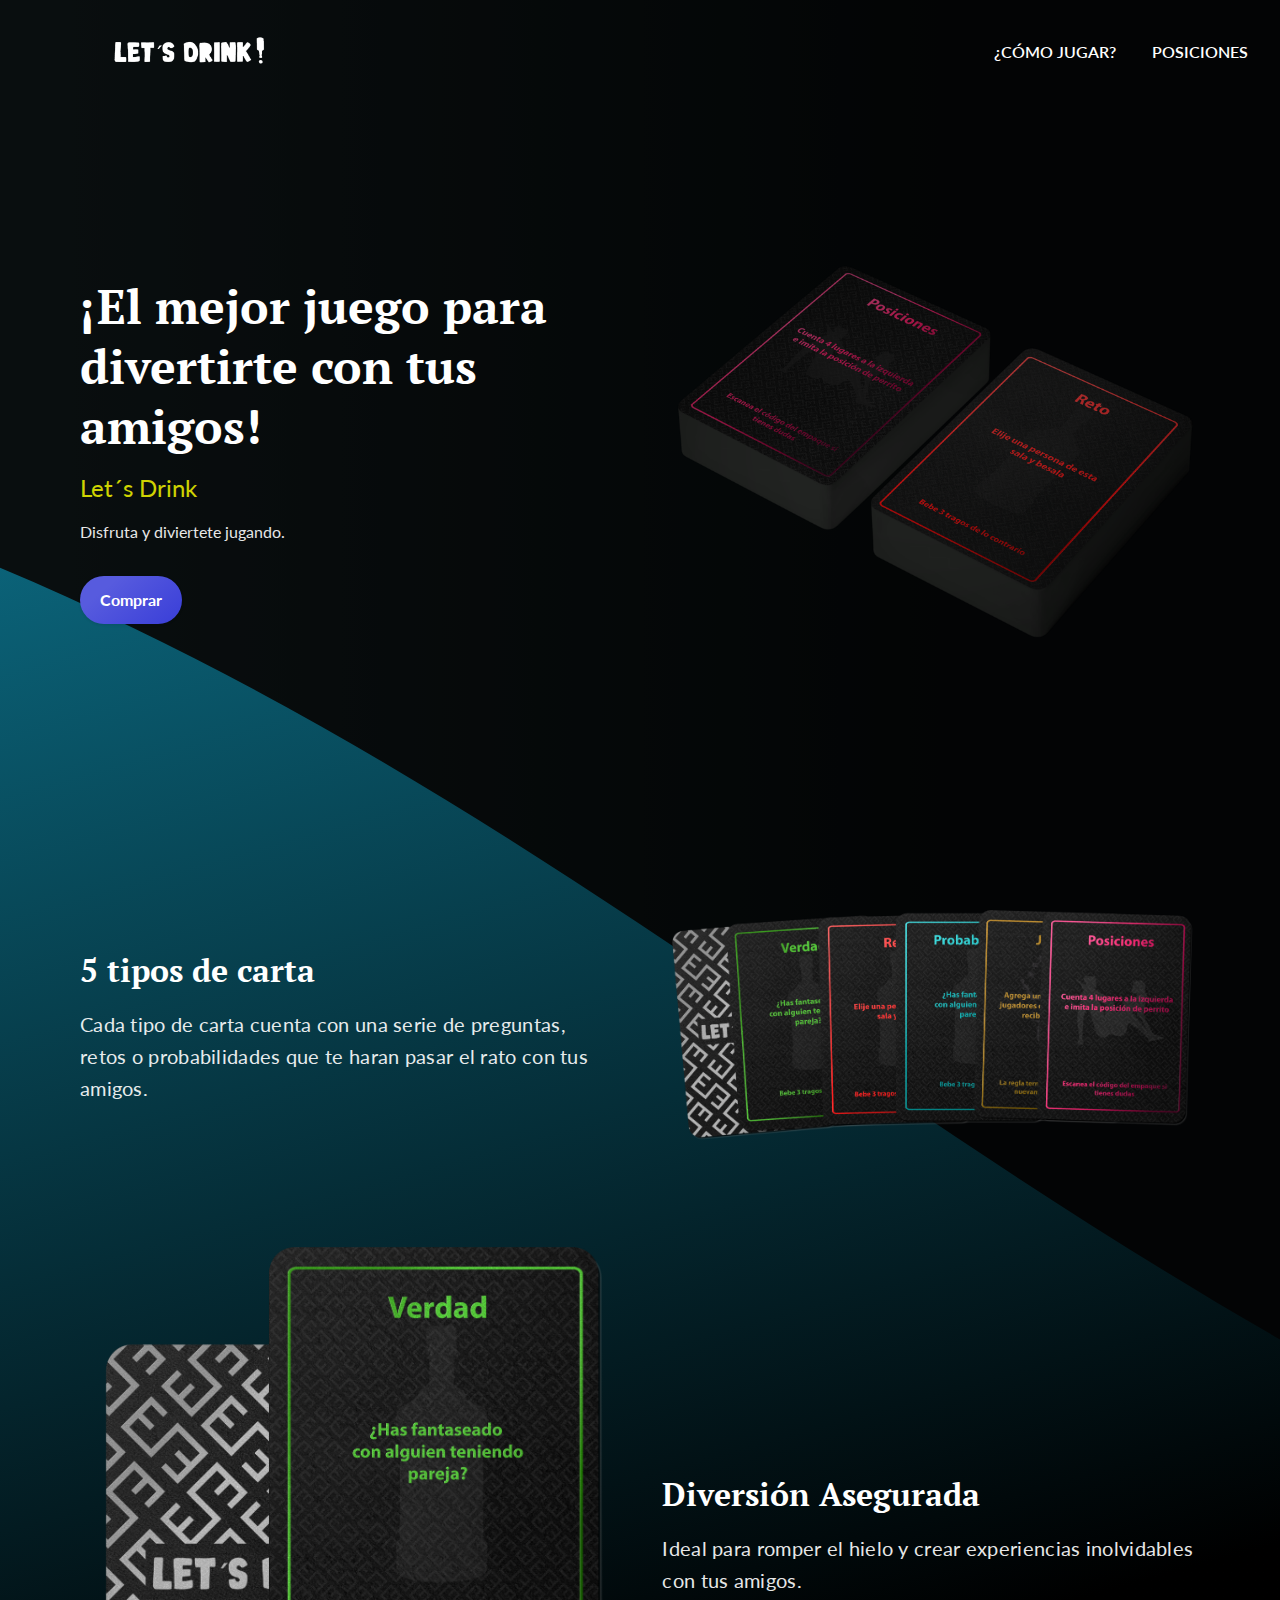
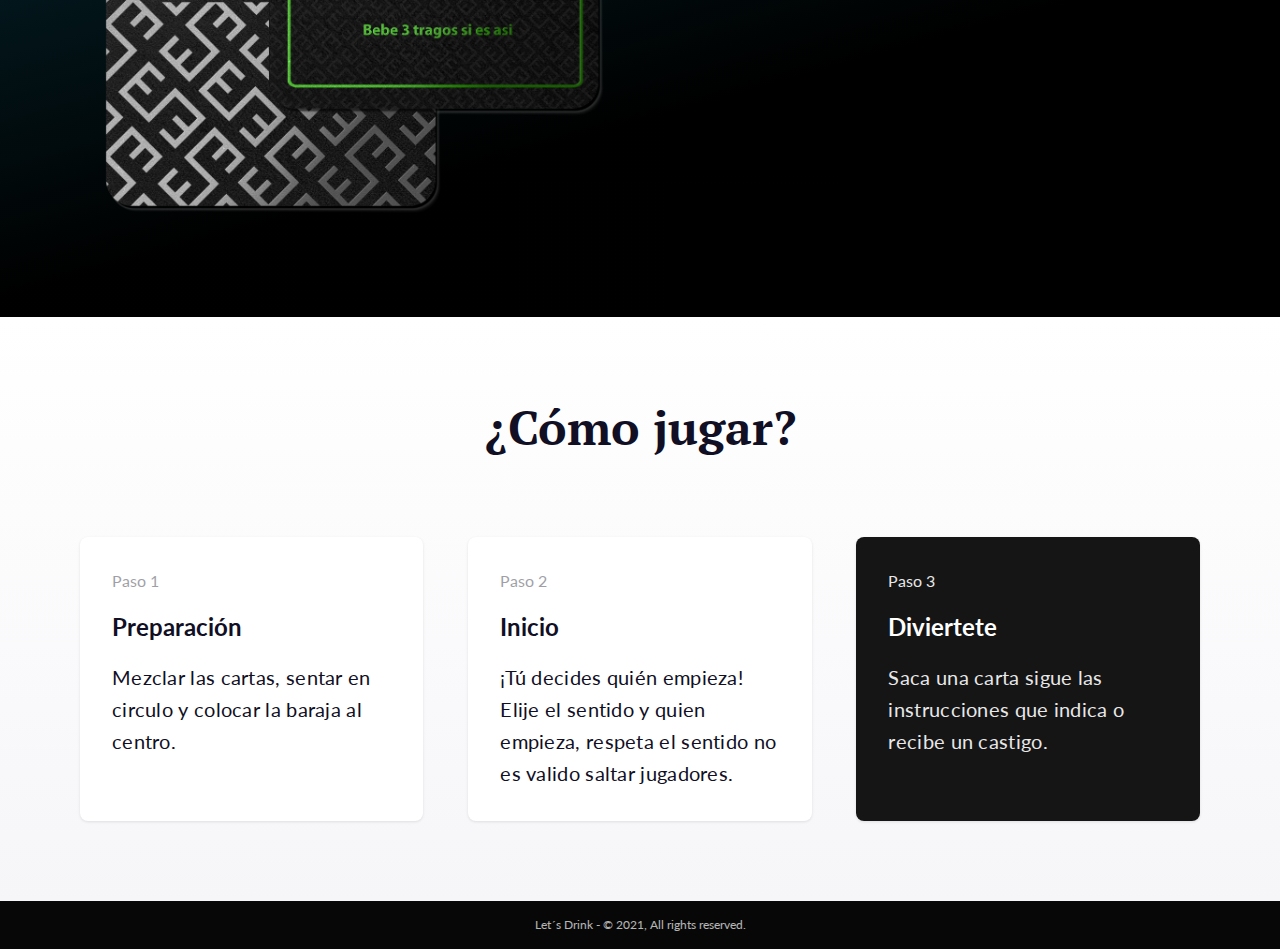
<file: index.html>
<!doctype html>
<html lang="en">
<head>
  <title>Let´s Drink</title>
  <meta charset="utf-8">
  <meta name="description" content="¡El juego ideal para romper el hielo!">
  <meta name="viewport" content="width=device-width">
  <link rel="apple-touch-icon-precomposed" href="media/favicon.png">
  <link rel="icon" href="media/favicon.png">
  <link rel="mask-icon" href="media/favicon.svg" color="rgb(36,38,58)">
  <link rel="shortcut icon" href="media/favicon.png">
  <link rel="stylesheet" href="css/main.css">
</head>
<body class="page page-home preload">
   

  <header class="header-main dark">
    <nav>
      <a href="index.html" class="logo" rel="home"><img src="media/content/logo.png"></a>
      <div class="nav-toggle"></div>
      <ul class="inline right">
        
        <li><a href="#jugar">¿CÓMO JUGAR?</a></li>
        <li><a href="Posiciones.html">POSICIONES</a></li>
      </ul>
      
    </nav>
  </header>

  <main>

    <section class="bg-image-hero center-tablet dark overlay-hero">
      <div class="full-screen -margin-bottom middle padding padding-top-tablet">
        <div class="row max-width-l">
          <div class="col-one-half middle">
            <div>
              <h1 class="hero">¡El mejor juego para divertirte con tus amigos!</h1>
              <p class="lead">Let´s Drink</p>
              <p>Disfruta y diviertete jugando.</p>
              <a href="signup.html" class="button button-primary space-top" role="button">Comprar</a>
            </div>
          </div>
          <div class="col-one-half middle">
            
            <img src="media/content/ColoresSinfondo.png" width="120%" height="110%" alt="Hero Illustration">
          </div>
        </div>
      </div>
      <div class="padding">
        <div class="row margin-bottom max-width-l">
          <div class="col-one-half middle">
            <h3>5 tipos de carta</h3>
            <p class="paragraph">Cada tipo de carta cuenta con una serie de preguntas, retos o probabilidades que te haran pasar el rato con tus amigos.</p>
          </div>
          <div class="col-one-half">
            <img src="media/content/TodasSF.png" alt="Editor">
          </div>
        </div>
        <div class="row max-width-l reverse-order">
          <div class="col-one-half">
            <img  src="media/content/editor.png" alt="Sketch">
          </div>
          <div class="col-one-half middle">
            <h3>Diversión Asegurada</h3>
            <p class="paragraph">Ideal para romper el hielo y crear experiencias inolvidables con tus amigos.</p>
          </div>
        </div>
      </div>
    </section>

    

    <section class="bg-gradient-light padding" id="jugar">
      <div class="center max-width-l">
        <h2>¿Cómo jugar?</h2>
       
      </div>
      <div class="row margin-top max-width-l">
        <div class="col-one-third card card-content">
          <p class="muted">Paso 1</p>
          <h4>Preparación</h4>
          <p class="paragraph">Mezclar las cartas, sentar en circulo y colocar la baraja al centro. </p>
        </div>
        <div class="col-one-third card card-content">
          <p class="muted">Paso 2</p>
          <h4>Inicio</h4>
          <p class="paragraph">¡Tú decides quién empieza!<br>
          Elije el sentido y quien empieza, respeta el sentido no es valido saltar jugadores.</p>
        </div>        
        <div class="col-one-third card card-content dark">
          <p class="muted">Paso 3</p>
          <h4>Diviertete</h4>
          <p class="paragraph">Saca una carta sigue las instrucciones que indica o recibe un castigo.</p>
        </div>
      </div>
      
    </section>

  </main>

  <footer class="footer-main bg-gradient-primary dark ">
    
    <p class="copyright"><span>Let´s Drink</span><span> - © 2021, All rights reserved.</span></p>
  </footer>

  <script src="js/main.js"></script>
</body>
</html>
</file>
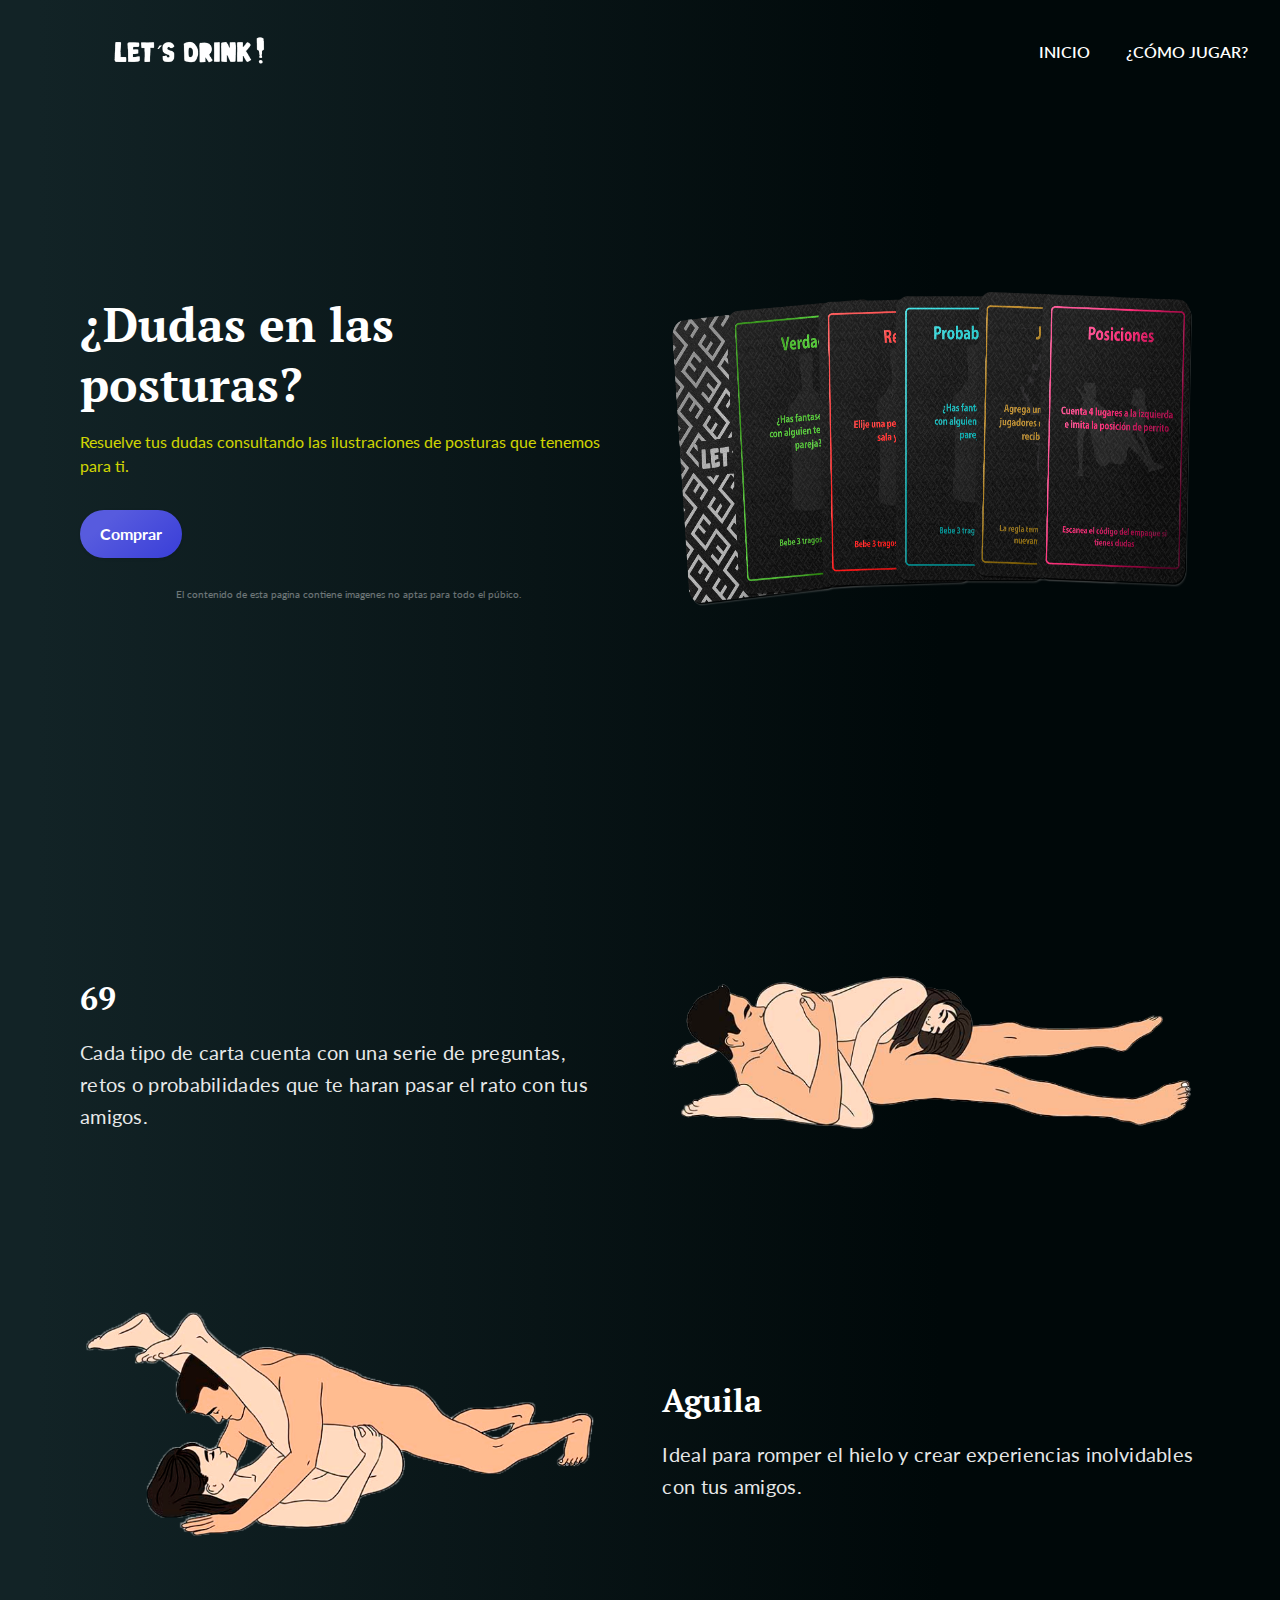
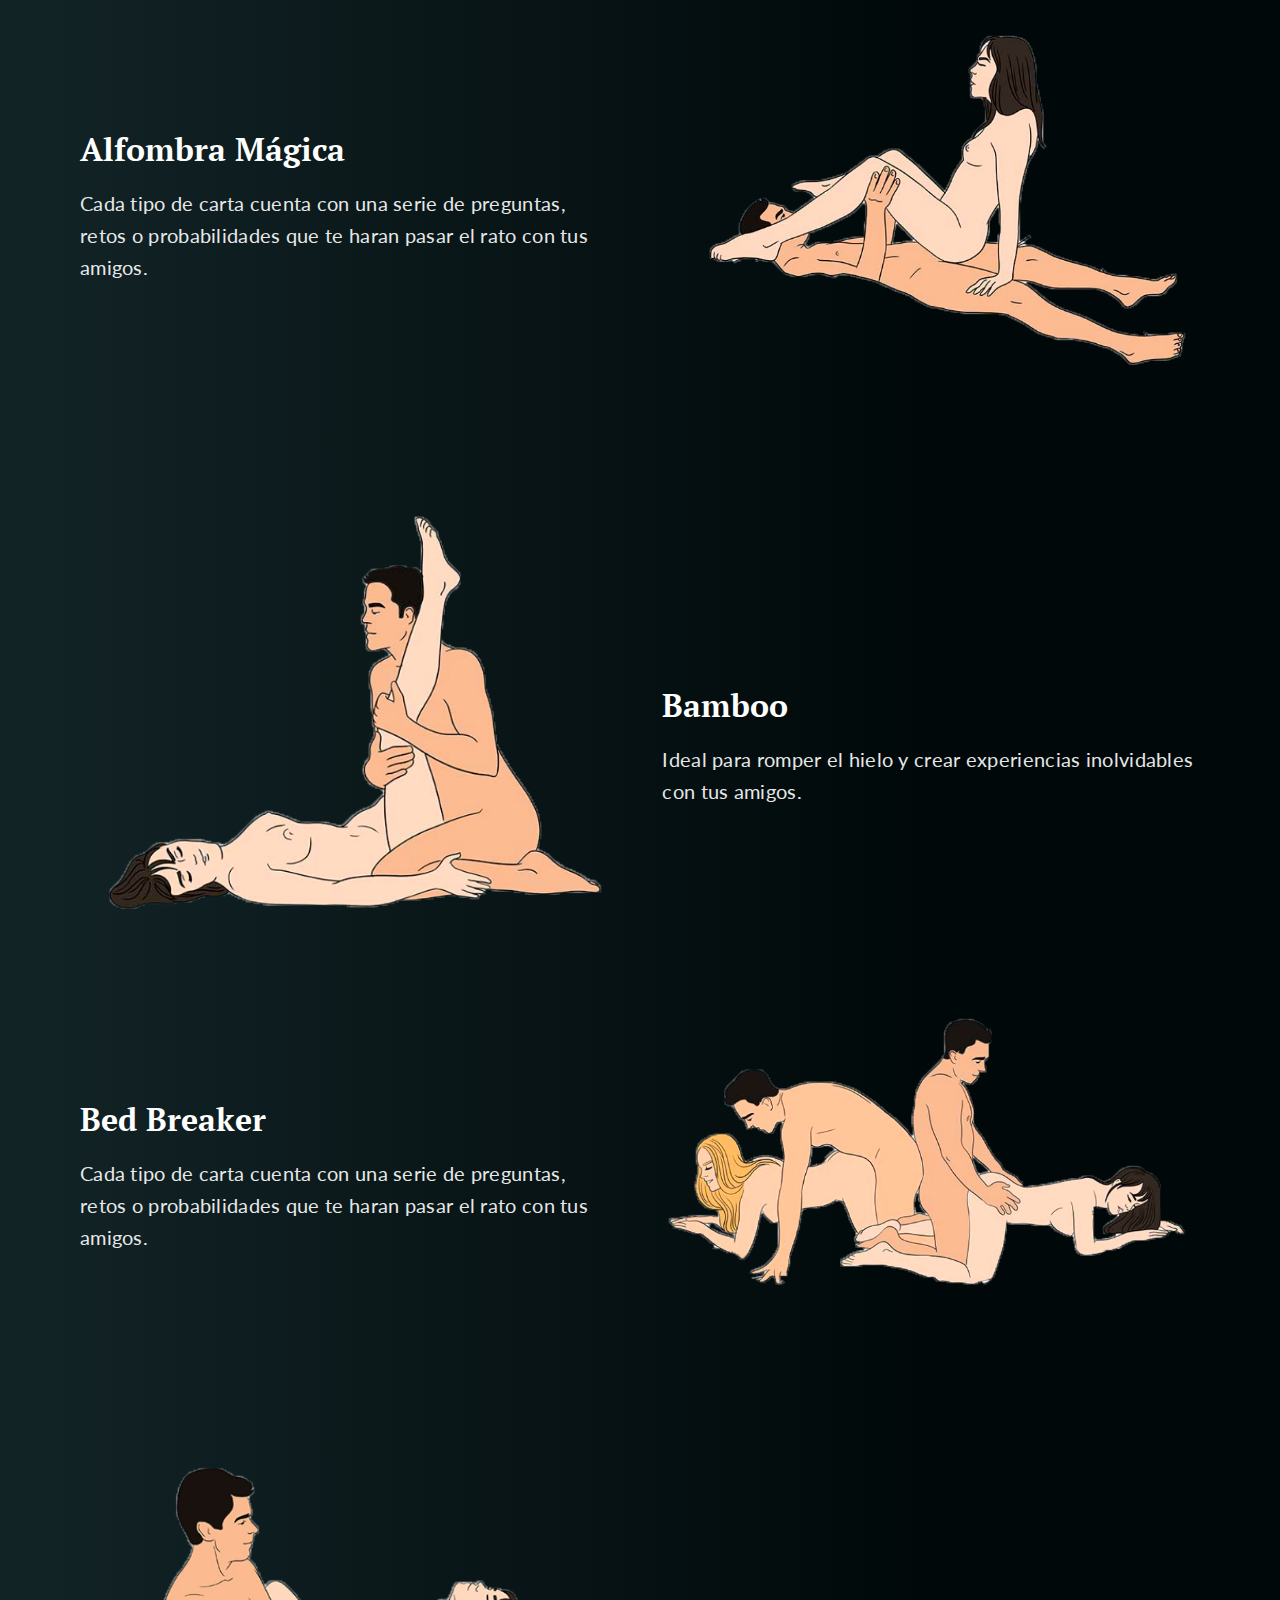
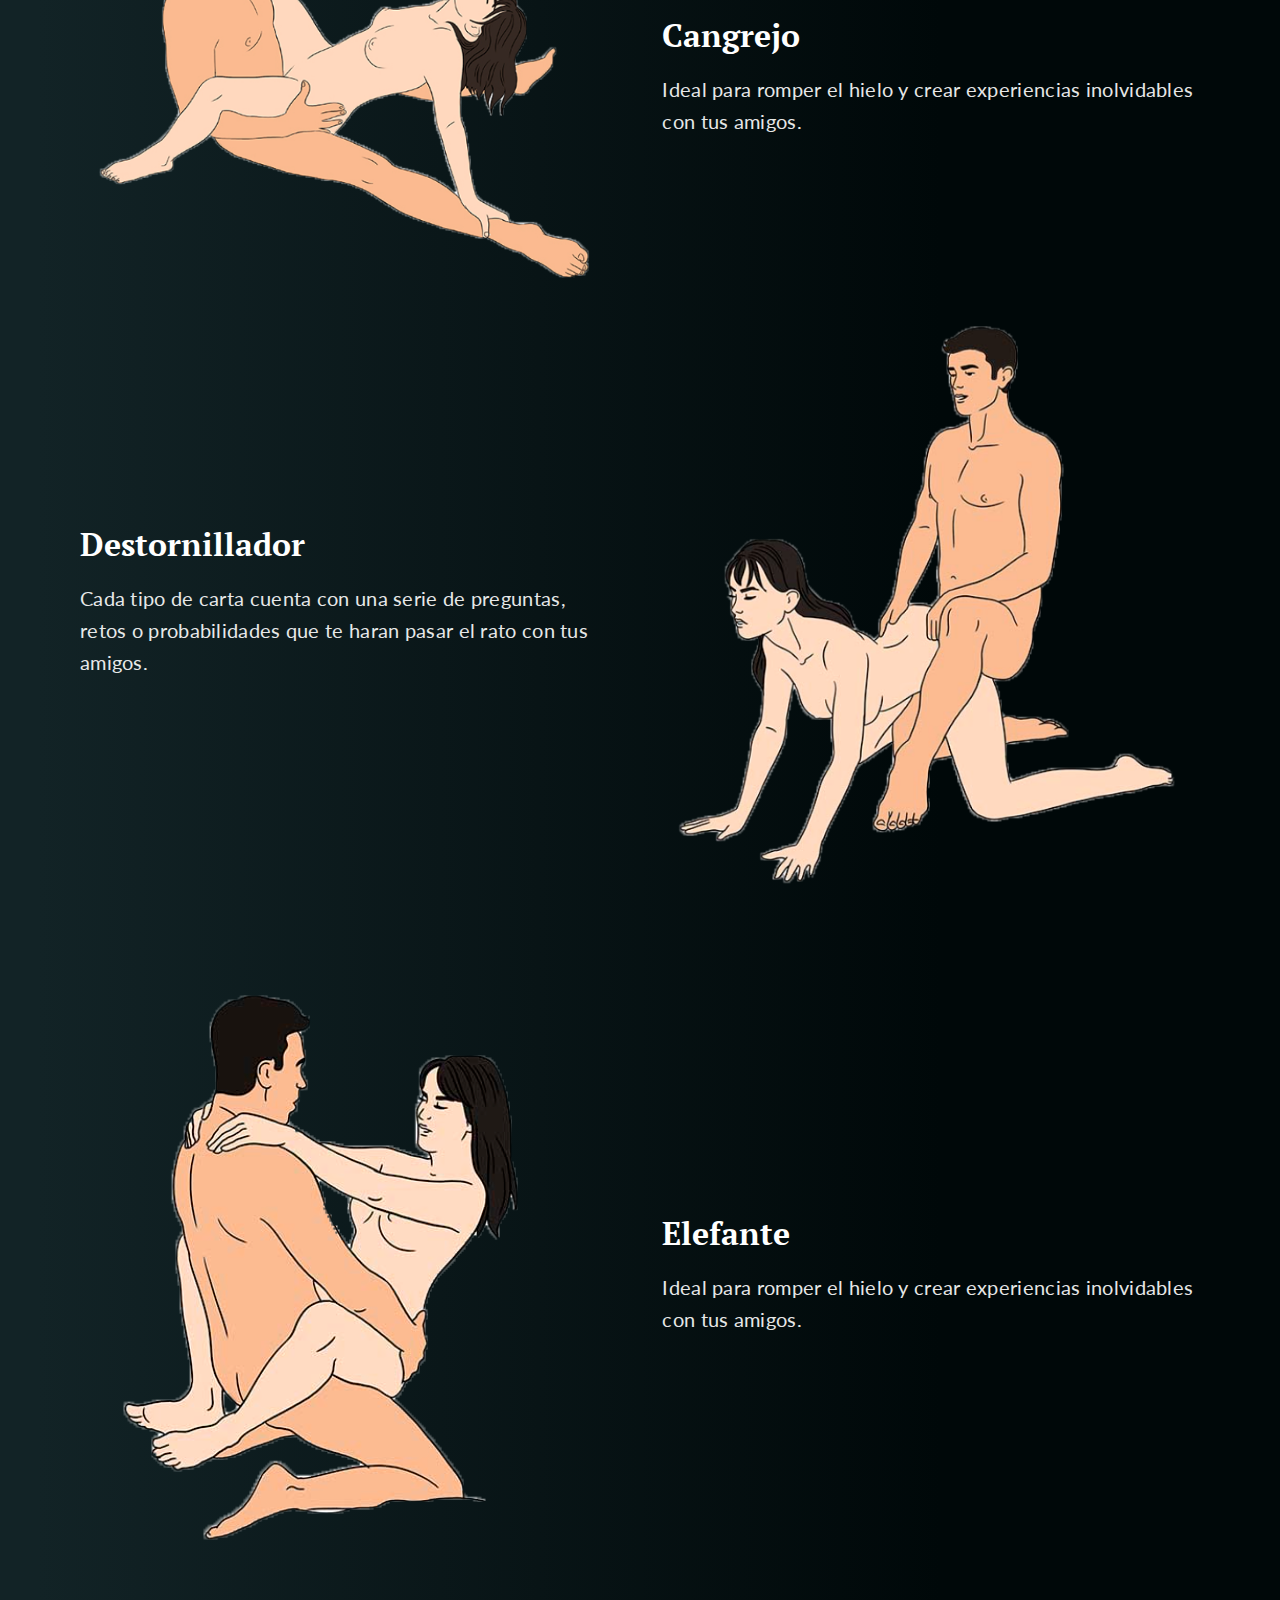
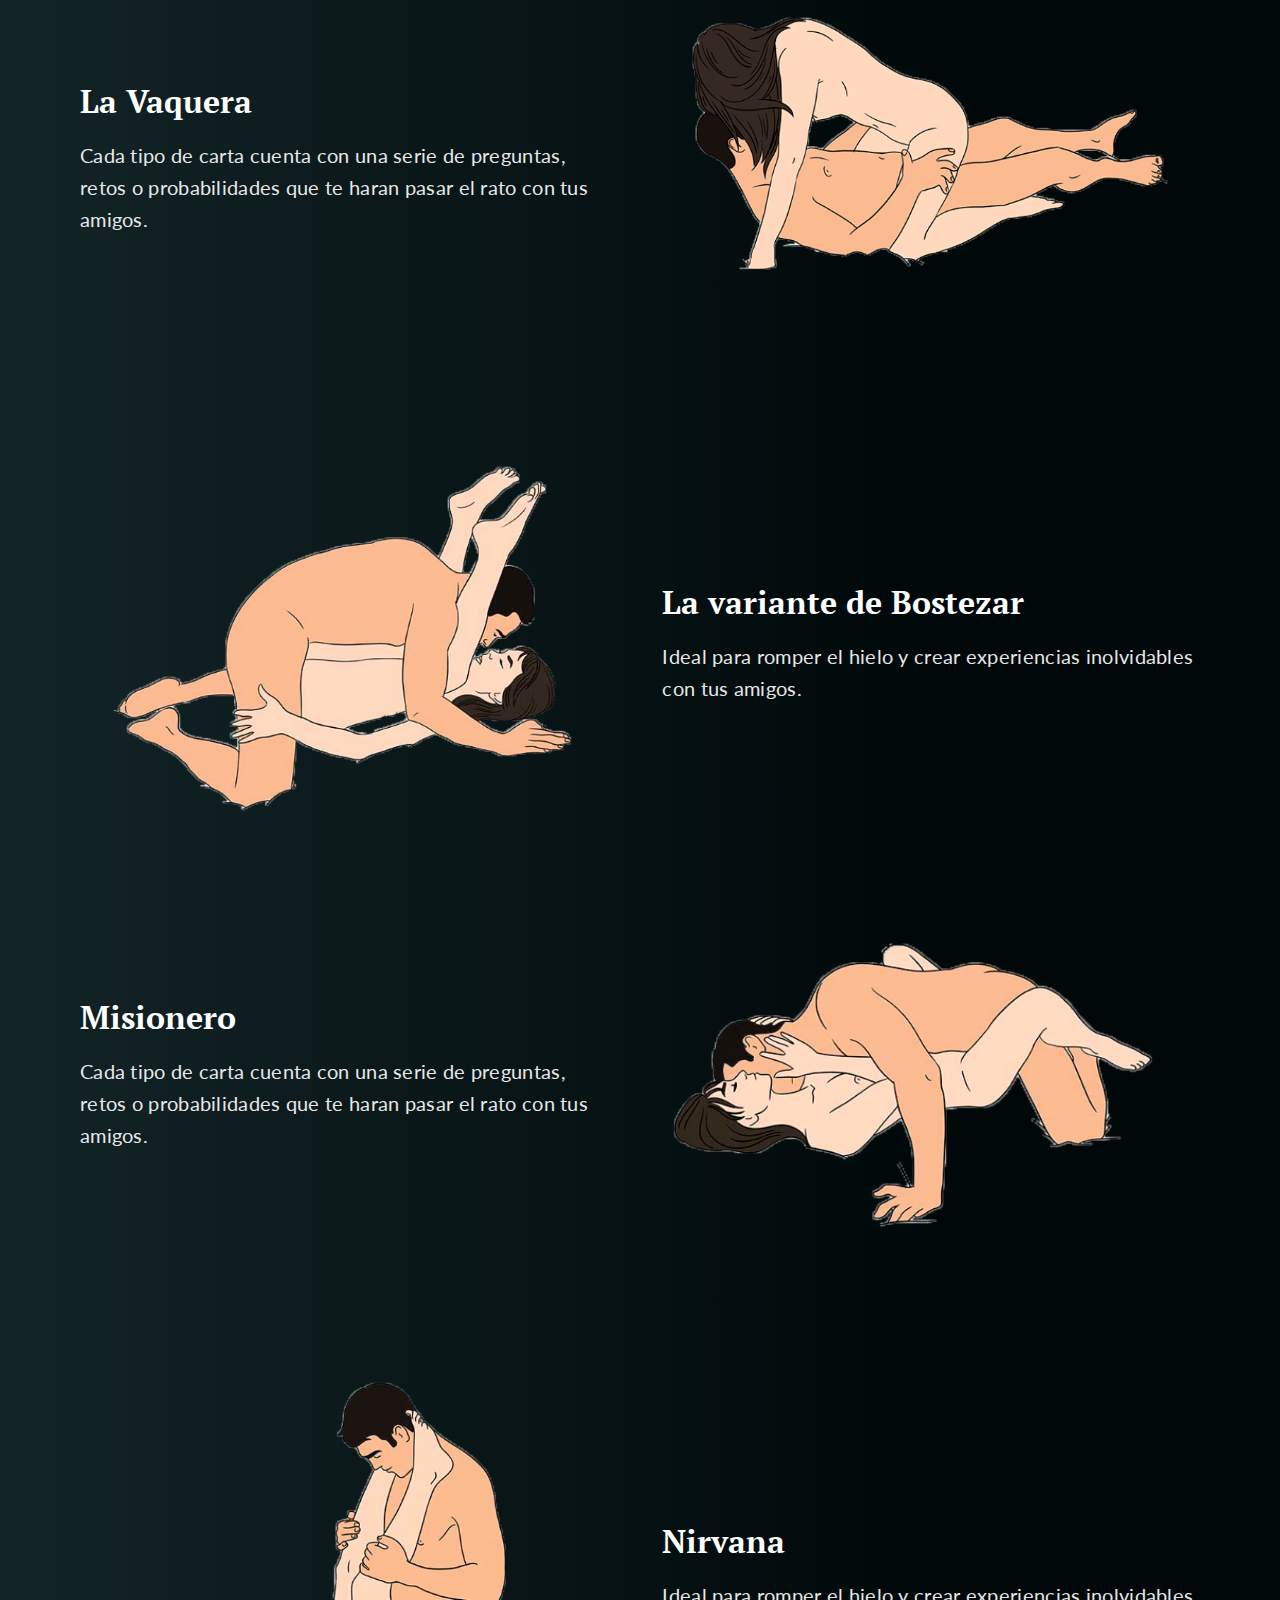
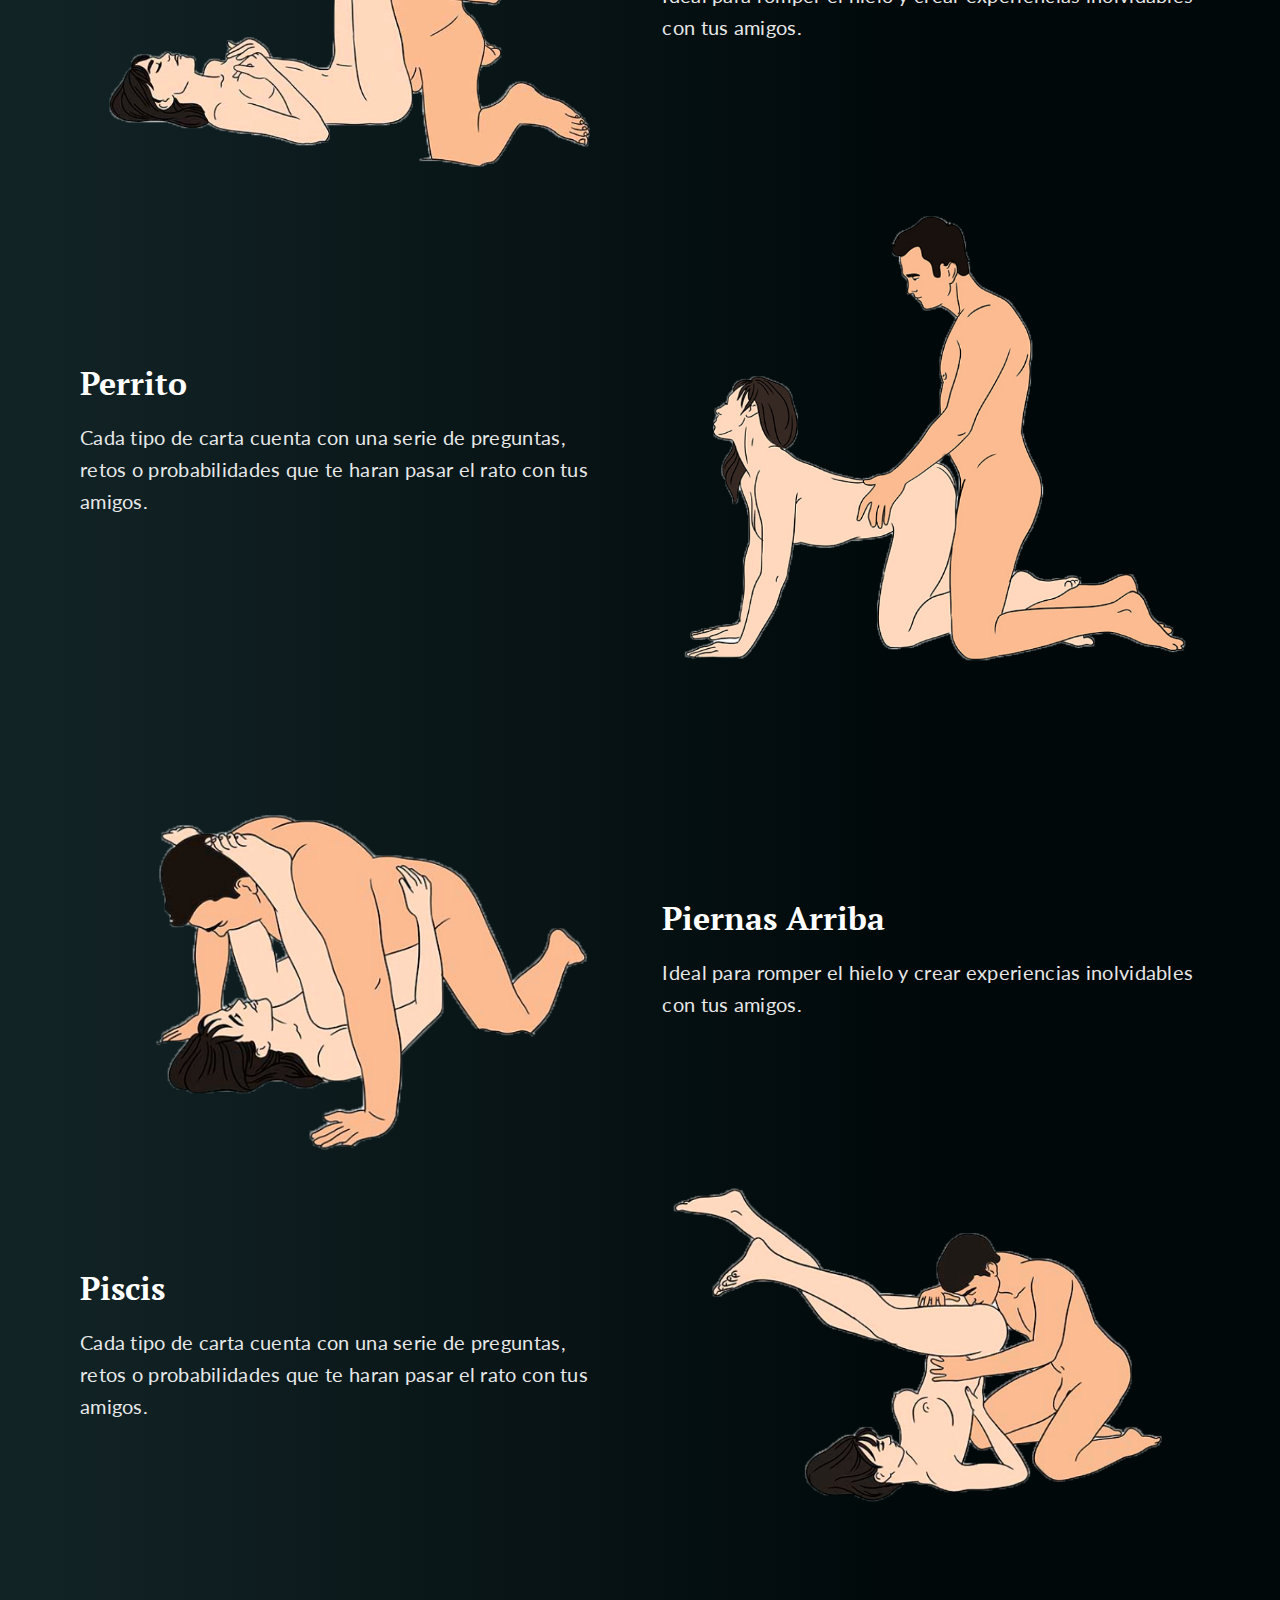
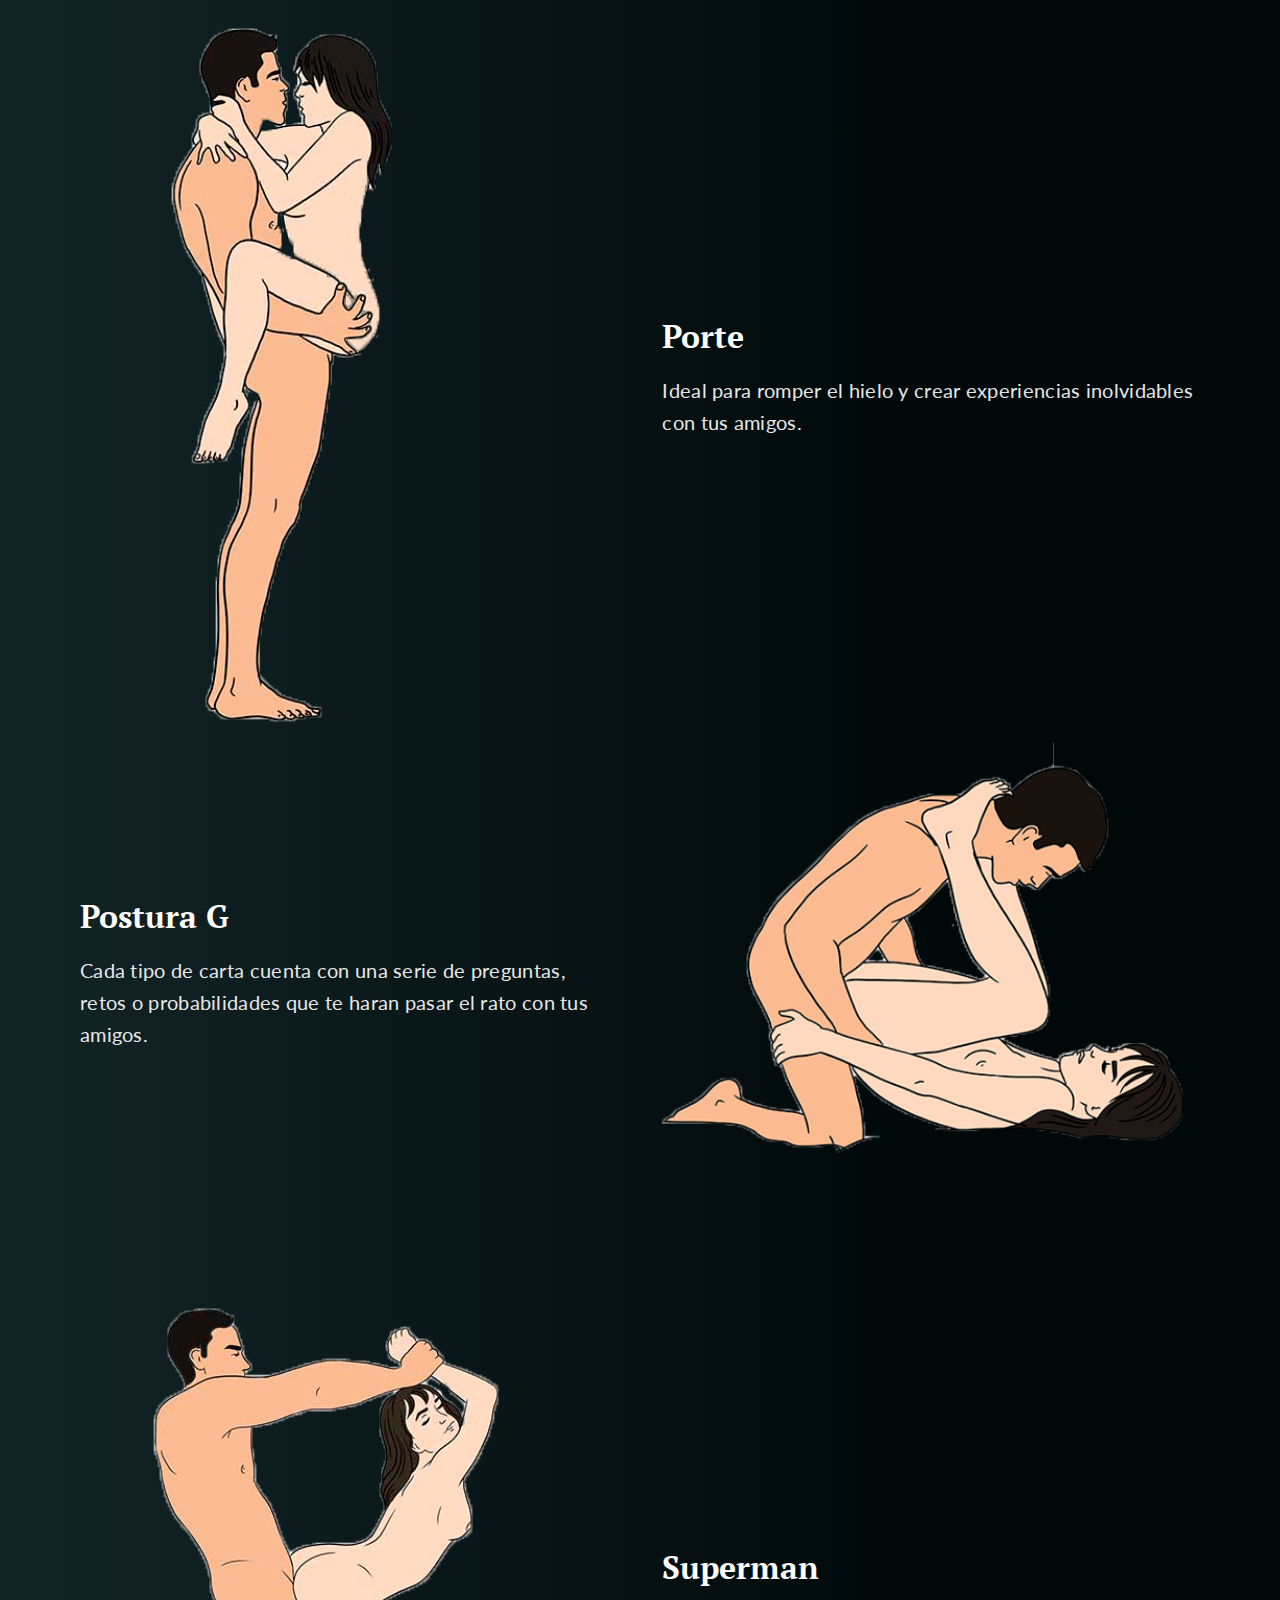
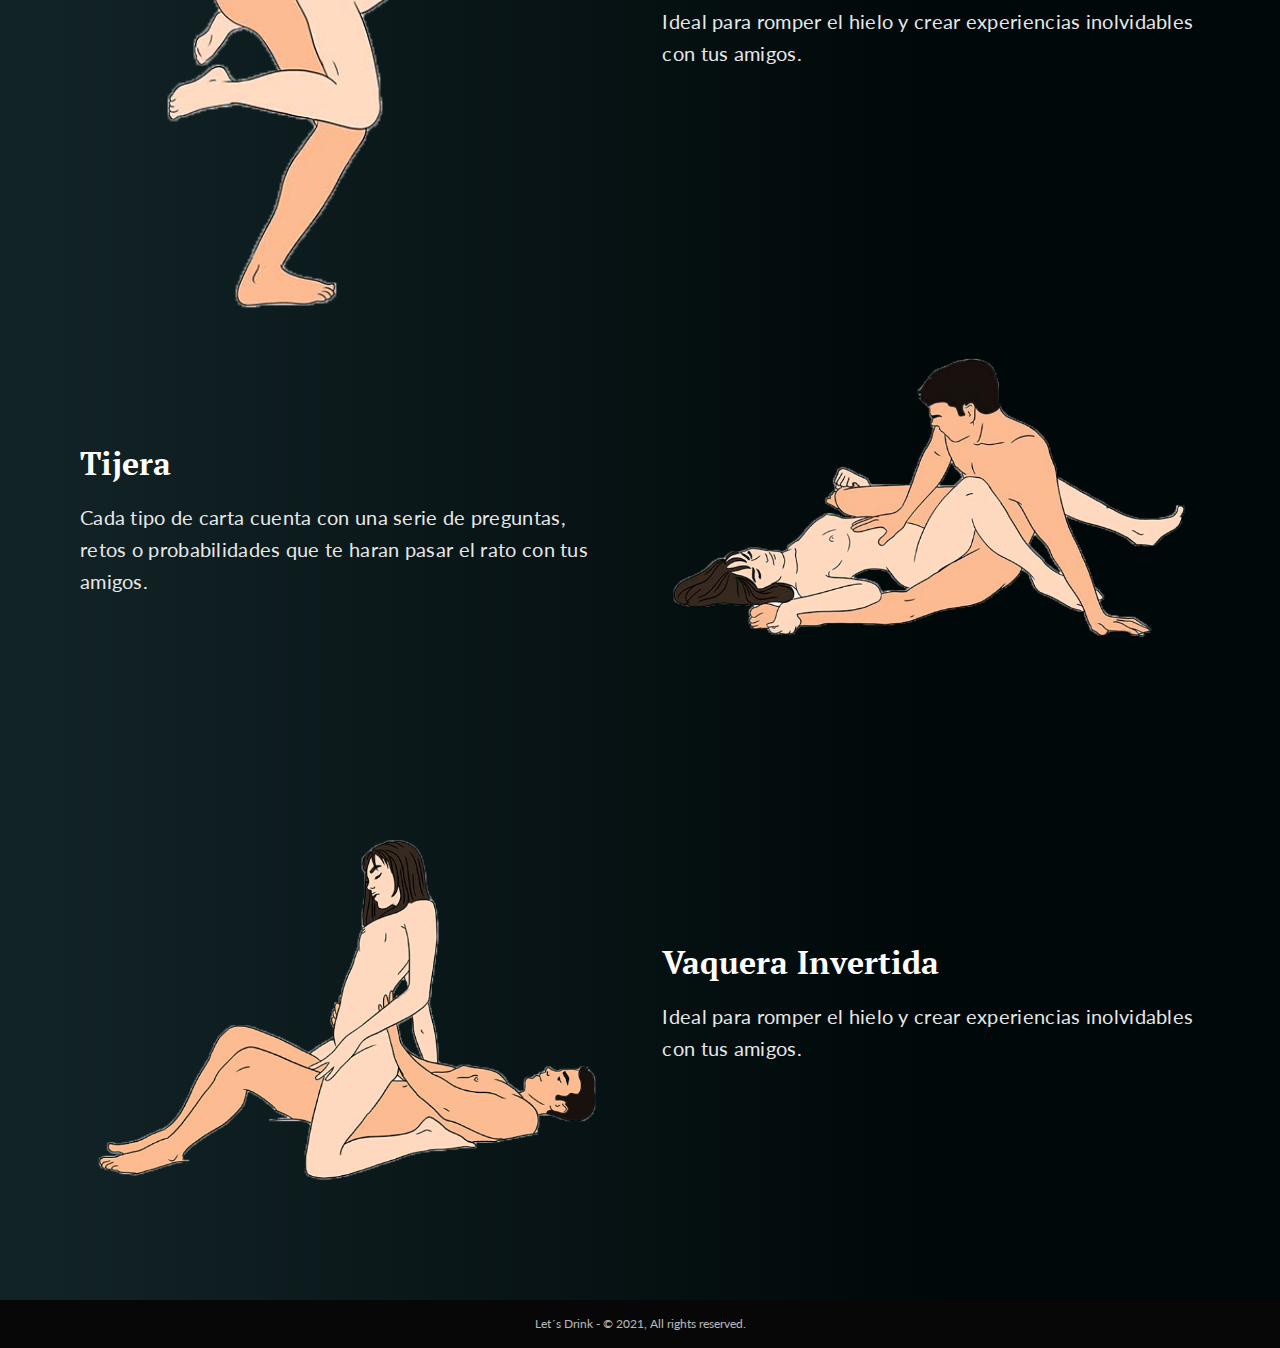
<file: Posiciones.html>
<!doctype html>
<html lang="en">
<head>
  <title>Let´s Drink</title>
  <meta charset="utf-8">
  <meta name="description" content="¡El juego ideal para romper el hielo!">
  <meta name="viewport" content="width=device-width">
  <link rel="apple-touch-icon-precomposed" href="media/favicon.png">
  <link rel="icon" href="media/favicon.png">
  <link rel="mask-icon" href="media/favicon.svg" color="rgb(36,38,58)">
  <link rel="shortcut icon" href="media/favicon.png">
  <link rel="stylesheet" href="css/main.css">
</head>
<body class="page page-home preload">
   

  <header class="header-main dark">
    <nav>
      <a href="index.html" class="logo" rel="home"><img src="media/content/logo.png"></a>
      <div class="nav-toggle"></div>
      <ul class="inline right">
        
        <li><a href="index.html">INICIO</a></li>
        <li><a href="#jugar">¿CÓMO JUGAR?</a></li>
      </ul>
      
    </nav>
  </header>

  <main>

    <section class="bg-image-hero center-tablet dark overlay-hero1">
      <div class="full-screen -margin-bottom middle padding padding-top-tablet">
        <div class="row max-width-l">
          <div class="col-one-half middle">
            <div>
              <h1 class="hero">¿Dudas en las posturas?</h1>
              
              <p style="color: rgb(229, 233, 0);">Resuelve tus dudas consultando las ilustraciones de posturas que tenemos para ti.</p>
              <a href="signup.html" class="button button-primary space-top" role="button">Comprar</a>
              <br>
              <br>
              
            </div>
            <span class="muted" style="font-size: 10px; text-align: center;">El contenido de esta pagina contiene imagenes no aptas para todo el púbico.</span>
          </div>
          <div class="col-one-half middle">
            
            <img src="media/content/TodasSF.png" width="120%" height="110%" alt="Hero Illustration">
          </div>
        </div>
      </div>
      <div class="padding">
        <div class="row margin-bottom max-width-l">
          <div class="col-one-half middle">
            <h3>69</h3>
            <p class="paragraph">Cada tipo de carta cuenta con una serie de preguntas, retos o probabilidades que te haran pasar el rato con tus amigos.</p>
          </div>
          <div class="col-one-half">
            <img src="media/Posturas/69.PNG" alt="Editor">
          </div>
        </div>
        <div class="row max-width-l reverse-order">
          <div class="col-one-half">
            <img  src="media/Posturas/Aguila.PNG" alt="Sketch">
          </div>
          <div class="col-one-half middle">
            <h3>Aguila</h3>
            <p class="paragraph">Ideal para romper el hielo y crear experiencias inolvidables con tus amigos.</p>
          </div>                    
        </div>

        <div class="row margin-bottom max-width-l">
          <div class="col-one-half middle">
            <h3>Alfombra Mágica</h3>
            <p class="paragraph">Cada tipo de carta cuenta con una serie de preguntas, retos o probabilidades que te haran pasar el rato con tus amigos.</p>
          </div>
          <div class="col-one-half">
            <img src="media/Posturas/Alfombra Magica.PNG" alt="Editor">
          </div>
        </div>
        <div class="row max-width-l reverse-order">
          <div class="col-one-half">
            <img  src="media/Posturas/Bamboo.PNG" alt="Sketch">
          </div>
          <div class="col-one-half middle">
            <h3>Bamboo</h3>
            <p class="paragraph">Ideal para romper el hielo y crear experiencias inolvidables con tus amigos.</p>
          </div>                    
        </div>

        <div class="row margin-bottom max-width-l">
          <div class="col-one-half middle">
            <h3>Bed Breaker</h3>
            <p class="paragraph">Cada tipo de carta cuenta con una serie de preguntas, retos o probabilidades que te haran pasar el rato con tus amigos.</p>
          </div>
          <div class="col-one-half">
            <img src="media/Posturas/Bed Breaker.PNG" alt="Editor">
          </div>
        </div>
        <div class="row max-width-l reverse-order">
          <div class="col-one-half">
            <img  src="media/Posturas/Cangrejo.PNG" alt="Sketch">
          </div>
          <div class="col-one-half middle">
            <h3>Cangrejo</h3>
            <p class="paragraph">Ideal para romper el hielo y crear experiencias inolvidables con tus amigos.</p>
          </div>                    
        </div>

        <div class="row margin-bottom max-width-l">
          <div class="col-one-half middle">
            <h3>Destornillador</h3>
            <p class="paragraph">Cada tipo de carta cuenta con una serie de preguntas, retos o probabilidades que te haran pasar el rato con tus amigos.</p>
          </div>
          <div class="col-one-half">
            <img src="media/Posturas/Destornillador.PNG" alt="Editor">
          </div>
        </div>

        <div class="row max-width-l reverse-order">
          <div class="col-one-half">
            <img  src="media/Posturas/Elefante.PNG" alt="Sketch">
          </div>
          <div class="col-one-half middle">
            <h3>Elefante</h3>
            <p class="paragraph">Ideal para romper el hielo y crear experiencias inolvidables con tus amigos.</p>
          </div>                    
        </div>

        <div class="row margin-bottom max-width-l">
          <div class="col-one-half middle">
            <h3>La Vaquera</h3>
            <p class="paragraph">Cada tipo de carta cuenta con una serie de preguntas, retos o probabilidades que te haran pasar el rato con tus amigos.</p>
          </div>
          <div class="col-one-half">
            <img src="media/Posturas/La vaquera.PNG" alt="Editor">
          </div>
        </div>

        <div class="row max-width-l reverse-order">
          <div class="col-one-half">
            <img  src="media/Posturas/La variante de Bostezar.PNG" alt="Sketch">
          </div>
          <div class="col-one-half middle">
            <h3>La variante de Bostezar</h3>
            <p class="paragraph">Ideal para romper el hielo y crear experiencias inolvidables con tus amigos.</p>
          </div>                    
        </div>

        <div class="row margin-bottom max-width-l">
          <div class="col-one-half middle">
            <h3>Misionero</h3>
            <p class="paragraph">Cada tipo de carta cuenta con una serie de preguntas, retos o probabilidades que te haran pasar el rato con tus amigos.</p>
          </div>
          <div class="col-one-half">
            <img src="media/Posturas/Misionero.PNG" alt="Editor">
          </div>
        </div>

        <div class="row max-width-l reverse-order">
          <div class="col-one-half">
            <img  src="media/Posturas/Nirvana.PNG" alt="Sketch">
          </div>
          <div class="col-one-half middle">
            <h3>Nirvana</h3>
            <p class="paragraph">Ideal para romper el hielo y crear experiencias inolvidables con tus amigos.</p>
          </div>                    
        </div>

        <div class="row margin-bottom max-width-l">
          <div class="col-one-half middle">
            <h3>Perrito</h3>
            <p class="paragraph">Cada tipo de carta cuenta con una serie de preguntas, retos o probabilidades que te haran pasar el rato con tus amigos.</p>
          </div>
          <div class="col-one-half">
            <img src="media/Posturas/Perrito.PNG" alt="Editor">
          </div>
        </div>

        <div class="row max-width-l reverse-order">
          <div class="col-one-half">
            <img  src="media/Posturas/Piernas Arriba.PNG" alt="Sketch">
          </div>
          <div class="col-one-half middle">
            <h3>Piernas Arriba</h3>
            <p class="paragraph">Ideal para romper el hielo y crear experiencias inolvidables con tus amigos.</p>
          </div>                    
        </div>

        <div class="row margin-bottom max-width-l">
          <div class="col-one-half middle">
            <h3>Piscis</h3>
            <p class="paragraph">Cada tipo de carta cuenta con una serie de preguntas, retos o probabilidades que te haran pasar el rato con tus amigos.</p>
          </div>
          <div class="col-one-half">
            <img src="media/Posturas/Piscis.PNG" alt="Editor">
          </div>
        </div>

        <div class="row max-width-l reverse-order">
          <div class="col-one-half">
            <img  src="media/Posturas/Porte.PNG" alt="Sketch">
          </div>
          <div class="col-one-half middle">
            <h3>Porte</h3>
            <p class="paragraph">Ideal para romper el hielo y crear experiencias inolvidables con tus amigos.</p>
          </div>                    
        </div>

        <div class="row margin-bottom max-width-l">
          <div class="col-one-half middle">
            <h3>Postura G</h3>
            <p class="paragraph">Cada tipo de carta cuenta con una serie de preguntas, retos o probabilidades que te haran pasar el rato con tus amigos.</p>
          </div>
          <div class="col-one-half">
            <img src="media/Posturas/Postura G.PNG" alt="Editor">
          </div>
        </div>

        <div class="row max-width-l reverse-order">
          <div class="col-one-half">
            <img  src="media/Posturas/Superman.PNG" alt="Sketch">
          </div>
          <div class="col-one-half middle">
            <h3>Superman</h3>
            <p class="paragraph">Ideal para romper el hielo y crear experiencias inolvidables con tus amigos.</p>
          </div>                    
        </div>

        <div class="row margin-bottom max-width-l">
          <div class="col-one-half middle">
            <h3>Tijera</h3>
            <p class="paragraph">Cada tipo de carta cuenta con una serie de preguntas, retos o probabilidades que te haran pasar el rato con tus amigos.</p>
          </div>
          <div class="col-one-half">
            <img src="media/Posturas/Tijera.PNG" alt="Editor">
          </div>
        </div>

        <div class="row max-width-l reverse-order">
          <div class="col-one-half">
            <img  src="media/Posturas/Vaquera Invertida.PNG" alt="Sketch">
          </div>
          <div class="col-one-half middle">
            <h3>Vaquera Invertida</h3>
            <p class="paragraph">Ideal para romper el hielo y crear experiencias inolvidables con tus amigos.</p>
          </div>                    
        </div>
      </div>
    </section>

    

  
  </main>

  <footer class="footer-main bg-gradient-primary dark">
    
    <p class="copyright"><span>Let´s Drink</span><span> - © 2021, All rights reserved.</span></p>
  </footer>

  <script src="js/main.js"></script>
</body>
</html>
</file>
